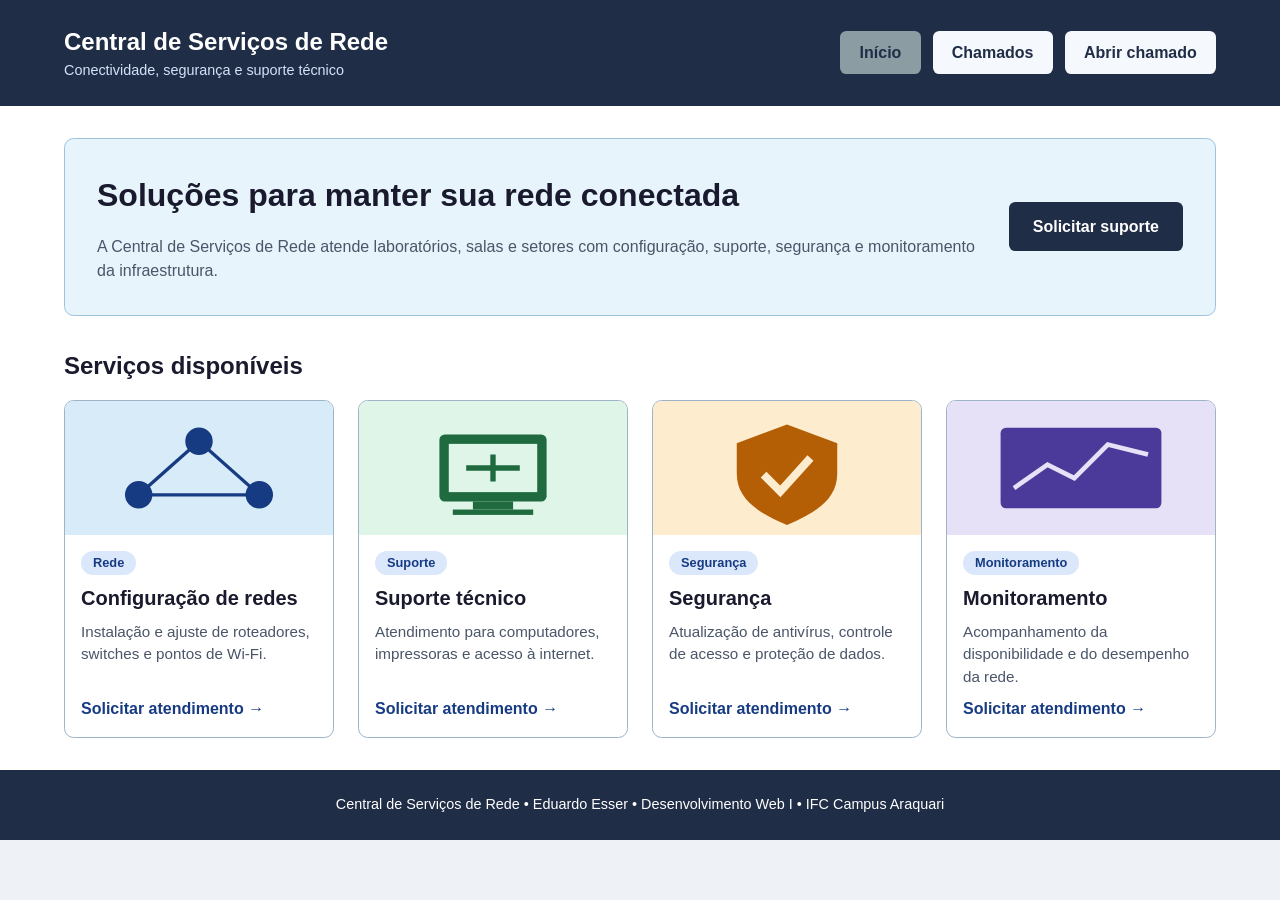
<file: index.html>
<!doctype html>
<html lang="pt-br">
  <head>
    <meta charset="UTF-8" />
    <meta name="viewport" content="width=device-width, initial-scale=1.0" />
    <title>Central de Serviços de Rede</title>
    <link rel="stylesheet" href="./assets/css/reset.css" />
    <link rel="stylesheet" href="./assets/css/global.css" />
    <link rel="stylesheet" href="./assets/css/index.css" />
  </head>
  <body>
    <header class="cabecalho">
      <div class="container">
        <div>
          <h1>Central de Serviços de Rede</h1>
          <p>Conectividade, segurança e suporte técnico</p>
        </div>
        <nav class="menu" aria-label="Navegação principal">
          <ul>
            <li>
              <a href="index.html" class="ativo" aria-current="page">Início</a>
            </li>
            <li><a href="chamados.html">Chamados</a></li>
            <li><a href="abrir-chamado.html">Abrir chamado</a></li>
          </ul>
        </nav>
      </div>
    </header>
    <main class="principal">
      <div class="container">
        <section class="apresentacao">
          <div class="apresentacao-texto">
            <h2>Soluções para manter sua rede conectada</h2>
            <p>
              A Central de Serviços de Rede atende laboratórios, salas e setores
              com configuração, suporte, segurança e monitoramento da
              infraestrutura.
            </p>
          </div>
          <a class="botao" href="abrir-chamado.html">Solicitar suporte</a>
        </section>

        <section>
          <h2>Serviços disponíveis</h2>
          <div class="cartoes">
            <article class="cartao">
              <img
                src="assets/img/redes.svg"
                alt="Diagrama de três pontos de rede interligados"
              />
              <div class="cartao-corpo">
                <p class="categoria">Rede</p>
                <h3>Configuração de redes</h3>
                <p>
                  Instalação e ajuste de roteadores, switches e pontos de Wi-Fi.
                </p>
                <a href="abrir-chamado.html">Solicitar atendimento &rarr;</a>
              </div>
            </article>
            <article class="cartao">
              <img
                src="assets/img/suporte.svg"
                alt="Computador com um símbolo de ferramenta na tela"
              />
              <div class="cartao-corpo">
                <p class="categoria">Suporte</p>
                <h3>Suporte técnico</h3>
                <p>
                  Atendimento para computadores, impressoras e acesso à
                  internet.
                </p>
                <a href="abrir-chamado.html">Solicitar atendimento &rarr;</a>
              </div>
            </article>
            <article class="cartao">
              <img
                src="assets/img/seguranca.svg"
                alt="Escudo com marca de verificação"
              />
              <div class="cartao-corpo">
                <p class="categoria">Segurança</p>
                <h3>Segurança</h3>
                <p>
                  Atualização de antivírus, controle de acesso e proteção de
                  dados.
                </p>
                <a href="abrir-chamado.html">Solicitar atendimento &rarr;</a>
              </div>
            </article>
            <article class="cartao">
              <img
                src="assets/img/monitoramento.svg"
                alt="Tela com gráfico de linha de desempenho"
              />
              <div class="cartao-corpo">
                <p class="categoria">Monitoramento</p>
                <h3>Monitoramento</h3>
                <p>
                  Acompanhamento da disponibilidade e do desempenho da rede.
                </p>
                <a href="abrir-chamado.html">Solicitar atendimento &rarr;</a>
              </div>
            </article>
          </div>
        </section>
      </div>
    </main>
    <footer class="rodape">
      <div class="container">
        <p>
          Central de Serviços de Rede &bull; Eduardo Esser &bull;
          Desenvolvimento Web I &bull; IFC Campus Araquari
        </p>
      </div>
    </footer>
  </body>
</html>
</file>
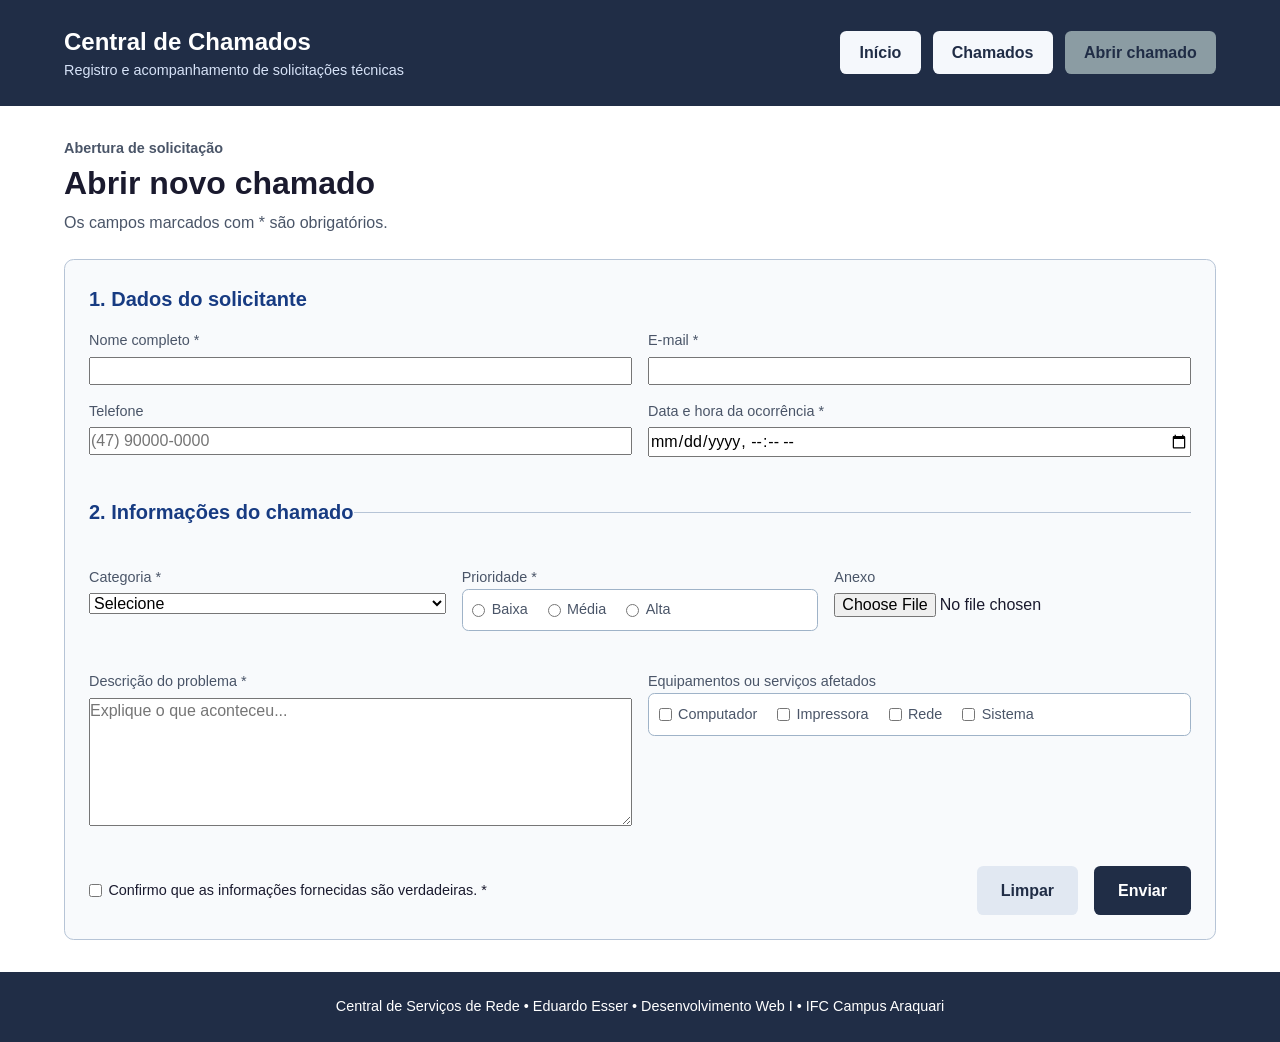
<file: abrir-chamado.html>
<!doctype html>
<html lang="pt-br">
  <head>
    <meta charset="UTF-8" />
    <meta name="viewport" content="width=device-width, initial-scale=1.0" />
    <title>Abrir chamado | Central de Serviços de Rede</title>
    <link rel="stylesheet" href="./assets/css/reset.css" />
    <link rel="stylesheet" href="./assets/css/global.css" />
    <link rel="stylesheet" href="./assets/css/abrir-chamado.css" />
  </head>
  <body>
    <header class="cabecalho">
      <div class="container">
        <div>
          <h1>Central de Chamados</h1>
          <p>Registro e acompanhamento de solicitações técnicas</p>
        </div>
        <nav class="menu" aria-label="Navegação principal">
          <ul>
            <li><a href="index.html">Início</a></li>
            <li><a href="chamados.html">Chamados</a></li>
            <li>
              <a href="abrir-chamado.html" class="ativo" aria-current="page"
                >Abrir chamado</a
              >
            </li>
          </ul>
        </nav>
      </div>
    </header>
    <main class="principal">
      <div class="container">
        <div class="formulario-topo">
          <p class="sub">Abertura de solicitação</p>
          <h2>Abrir novo chamado</h2>
          <p>Os campos marcados com * são obrigatórios.</p>
        </div>

        <form
          class="formulario"
          action="#"
          method="post"
          enctype="multipart/form-data"
        >
          <fieldset class="secao">
            <legend>1. Dados do solicitante</legend>
            <div class="linha">
              <div class="campo">
                <label for="nome">Nome completo *</label>
                <input
                  type="text"
                  id="nome"
                  name="nome"
                  autocomplete="name"
                  required
                  minlength="5"
                  maxlength="100"
                />
              </div>
              <div class="campo">
                <label for="email">E-mail *</label>
                <input
                  type="email"
                  id="email"
                  name="email"
                  autocomplete="email"
                  required
                  maxlength="100"
                />
              </div>
            </div>
            <div class="linha">
              <div class="campo">
                <label for="telefone">Telefone</label>
                <input
                  type="tel"
                  id="telefone"
                  name="telefone"
                  autocomplete="tel"
                  placeholder="(47) 90000-0000"
                  minlength="10"
                  maxlength="15"
                />
              </div>
              <div class="campo">
                <label for="data-hora">Data e hora da ocorrência *</label>
                <input
                  type="datetime-local"
                  id="data-hora"
                  name="data-hora"
                  required
                />
              </div>
            </div>
          </fieldset>

          <fieldset class="secao">
            <legend>2. Informações do chamado</legend>
            <div class="linha">
              <div class="campo">
                <label for="categoria">Categoria *</label>
                <select id="categoria" name="categoria" required>
                  <option value="">Selecione</option>
                  <option value="rede">Rede</option>
                  <option value="seguranca">Segurança</option>
                  <option value="equipamentos">Equipamentos</option>
                  <option value="sistemas">Sistemas</option>
                </select>
              </div>
              <fieldset class="campo">
                <legend>Prioridade *</legend>
                <div class="grupo">
                  <label class="opcao" for="prioridade-baixa"
                    ><input
                      type="radio"
                      id="prioridade-baixa"
                      name="prioridade"
                      value="baixa"
                      required
                    />
                    Baixa</label
                  >
                  <label class="opcao" for="prioridade-media"
                    ><input
                      type="radio"
                      id="prioridade-media"
                      name="prioridade"
                      value="media"
                    />
                    Média</label
                  >
                  <label class="opcao" for="prioridade-alta"
                    ><input
                      type="radio"
                      id="prioridade-alta"
                      name="prioridade"
                      value="alta"
                    />
                    Alta</label
                  >
                </div>
              </fieldset>
              <div class="campo">
                <label for="anexo">Anexo</label>
                <input
                  type="file"
                  id="anexo"
                  name="anexo"
                  accept=".png,.jpg,.jpeg,.pdf"
                />
              </div>
            </div>
            <div class="linha">
              <div class="campo">
                <label for="descricao">Descrição do problema *</label>
                <textarea
                  id="descricao"
                  name="descricao"
                  placeholder="Explique o que aconteceu..."
                  required
                  minlength="20"
                  maxlength="500"
                ></textarea>
              </div>
              <fieldset class="campo">
                <legend>Equipamentos ou serviços afetados</legend>
                <div class="grupo">
                  <label class="opcao" for="eq-computador"
                    ><input
                      type="checkbox"
                      id="eq-computador"
                      name="equipamentos"
                      value="computador"
                    />
                    Computador</label
                  >
                  <label class="opcao" for="eq-impressora"
                    ><input
                      type="checkbox"
                      id="eq-impressora"
                      name="equipamentos"
                      value="impressora"
                    />
                    Impressora</label
                  >
                  <label class="opcao" for="eq-rede"
                    ><input
                      type="checkbox"
                      id="eq-rede"
                      name="equipamentos"
                      value="rede"
                    />
                    Rede</label
                  >
                  <label class="opcao" for="eq-sistema"
                    ><input
                      type="checkbox"
                      id="eq-sistema"
                      name="equipamentos"
                      value="sistema"
                    />
                    Sistema</label
                  >
                </div>
              </fieldset>
            </div>
          </fieldset>

          <div class="rodape-form">
            <label class="opcao" for="confirmacao">
              <input
                type="checkbox"
                id="confirmacao"
                name="confirmacao"
                value="sim"
                required
              />
              Confirmo que as informações fornecidas são verdadeiras. *
            </label>
            <div class="botoes">
              <button class="botao botao-claro" type="reset">Limpar</button>
              <button class="botao" type="submit">Enviar</button>
            </div>
          </div>
        </form>
      </div>
    </main>
    <footer class="rodape">
      <div class="container">
        <p>
          Central de Serviços de Rede &bull; Eduardo Esser &bull;
          Desenvolvimento Web I &bull; IFC Campus Araquari
        </p>
      </div>
    </footer>
  </body>
</html>
</file>
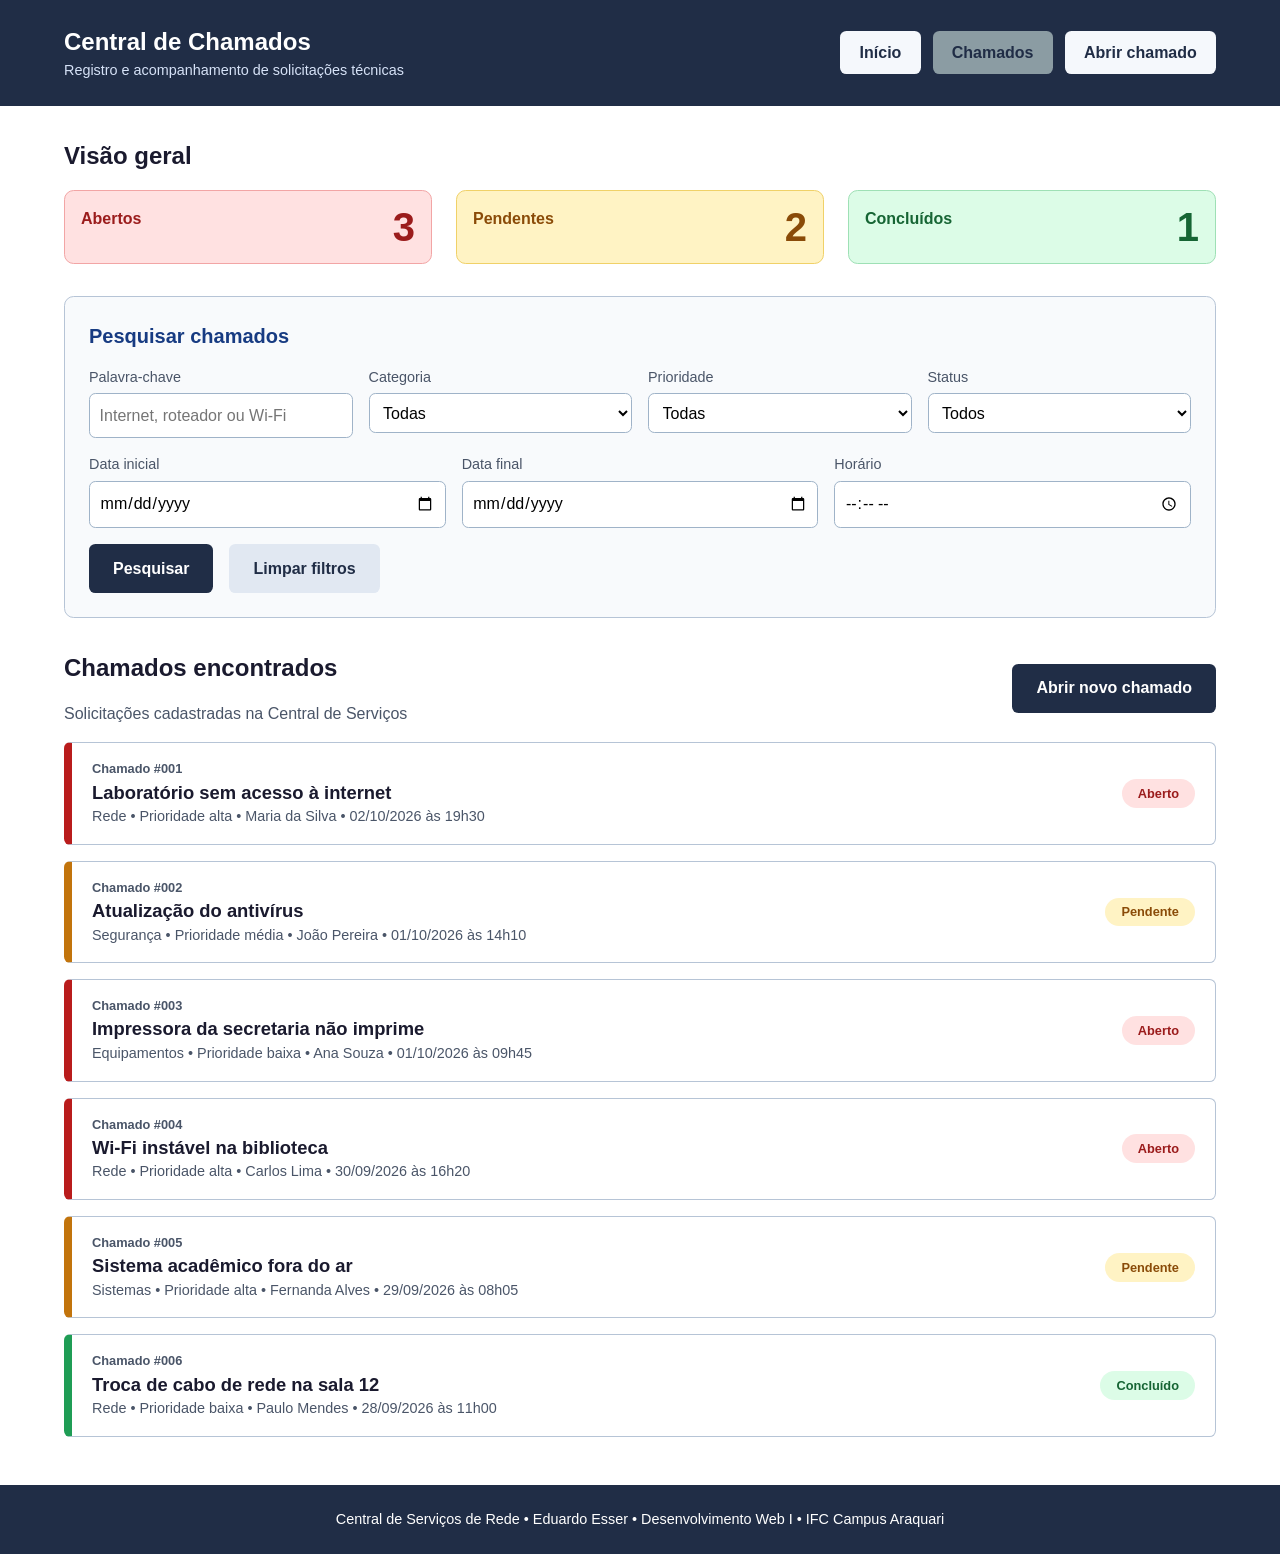
<file: chamados.html>
<!doctype html>
<html lang="pt-br">
  <head>
    <meta charset="UTF-8" />
    <meta name="viewport" content="width=device-width, initial-scale=1.0" />
    <title>Chamados | Central de Serviços de Rede</title>
    <link rel="stylesheet" href="./assets/css/reset.css" />
    <link rel="stylesheet" href="./assets/css/global.css" />
    <link rel="stylesheet" href="./assets/css/chamados.css" />
  </head>
  <body>
    <header class="cabecalho">
      <div class="container">
        <div>
          <h1>Central de Chamados</h1>
          <p>Registro e acompanhamento de solicitações técnicas</p>
        </div>
        <nav class="menu" aria-label="Navegação principal">
          <ul>
            <li><a href="index.html">Início</a></li>
            <li>
              <a href="chamados.html" class="ativo" aria-current="page"
                >Chamados</a
              >
            </li>
            <li><a href="abrir-chamado.html">Abrir chamado</a></li>
          </ul>
        </nav>
      </div>
    </header>
    <main class="principal">
      <div class="container">
        <section>
          <h2>Visão geral</h2>
          <div class="indicadores">
            <div class="indicador indicador-aberto">
              <span>Abertos</span><strong>3</strong>
            </div>
            <div class="indicador indicador-pendente">
              <span>Pendentes</span><strong>2</strong>
            </div>
            <div class="indicador indicador-concluido">
              <span>Concluídos</span><strong>1</strong>
            </div>
          </div>
        </section>

        <form class="pesquisa" action="chamados.html" method="get">
          <fieldset>
            <legend>Pesquisar chamados</legend>
            <div class="linha">
              <div class="campo">
                <label for="palavra-chave">Palavra-chave</label>
                <input
                  type="search"
                  id="palavra-chave"
                  name="palavra-chave"
                  placeholder="Internet, roteador ou Wi-Fi"
                  maxlength="60"
                />
              </div>
              <div class="campo">
                <label for="categoria">Categoria</label>
                <select id="categoria" name="categoria">
                  <option value="">Todas</option>
                  <option value="rede">Rede</option>
                  <option value="seguranca">Segurança</option>
                  <option value="equipamentos">Equipamentos</option>
                  <option value="sistemas">Sistemas</option>
                </select>
              </div>
              <div class="campo">
                <label for="prioridade">Prioridade</label>
                <select id="prioridade" name="prioridade">
                  <option value="">Todas</option>
                  <option value="baixa">Baixa</option>
                  <option value="media">Média</option>
                  <option value="alta">Alta</option>
                </select>
              </div>
              <div class="campo">
                <label for="status">Status</label>
                <select id="status" name="status">
                  <option value="">Todos</option>
                  <option value="aberto">Aberto</option>
                  <option value="pendente">Pendente</option>
                  <option value="concluido">Concluído</option>
                </select>
              </div>
            </div>
            <div class="linha">
              <div class="campo">
                <label for="data-inicial">Data inicial</label>
                <input type="date" id="data-inicial" name="data-inicial" />
              </div>
              <div class="campo">
                <label for="data-final">Data final</label>
                <input type="date" id="data-final" name="data-final" />
              </div>
              <div class="campo">
                <label for="horario">Horário</label>
                <input type="time" id="horario" name="horario" />
              </div>
            </div>
            <div class="acoes">
              <button class="botao" type="submit">Pesquisar</button>
              <button class="botao botao-claro" type="reset">
                Limpar filtros
              </button>
            </div>
          </fieldset>
        </form>

        <section>
          <div class="listagem-topo">
            <div>
              <h2>Chamados encontrados</h2>
              <p>Solicitações cadastradas na Central de Serviços</p>
            </div>
            <a class="botao" href="abrir-chamado.html">Abrir novo chamado</a>
          </div>
          <article class="chamado chamado-aberto">
            <div class="chamado-info">
              <p class="chamado-numero">Chamado #001</p>
              <h3>Laboratório sem acesso à internet</h3>
              <p class="chamado-detalhes">
                Rede &bull; Prioridade alta &bull; Maria da Silva &bull;
                <time datetime="2026-10-02T19:30">02/10/2026 às 19h30</time>
              </p>
            </div>
            <p class="status">Aberto</p>
          </article>
          <article class="chamado chamado-pendente">
            <div class="chamado-info">
              <p class="chamado-numero">Chamado #002</p>
              <h3>Atualização do antivírus</h3>
              <p class="chamado-detalhes">
                Segurança &bull; Prioridade média &bull; João Pereira &bull;
                <time datetime="2026-10-01T14:10">01/10/2026 às 14h10</time>
              </p>
            </div>
            <p class="status">Pendente</p>
          </article>
          <article class="chamado chamado-aberto">
            <div class="chamado-info">
              <p class="chamado-numero">Chamado #003</p>
              <h3>Impressora da secretaria não imprime</h3>
              <p class="chamado-detalhes">
                Equipamentos &bull; Prioridade baixa &bull; Ana Souza &bull;
                <time datetime="2026-10-01T09:45">01/10/2026 às 09h45</time>
              </p>
            </div>
            <p class="status">Aberto</p>
          </article>
          <article class="chamado chamado-aberto">
            <div class="chamado-info">
              <p class="chamado-numero">Chamado #004</p>
              <h3>Wi-Fi instável na biblioteca</h3>
              <p class="chamado-detalhes">
                Rede &bull; Prioridade alta &bull; Carlos Lima &bull;
                <time datetime="2026-09-30T16:20">30/09/2026 às 16h20</time>
              </p>
            </div>
            <p class="status">Aberto</p>
          </article>
          <article class="chamado chamado-pendente">
            <div class="chamado-info">
              <p class="chamado-numero">Chamado #005</p>
              <h3>Sistema acadêmico fora do ar</h3>
              <p class="chamado-detalhes">
                Sistemas &bull; Prioridade alta &bull; Fernanda Alves &bull;
                <time datetime="2026-09-29T08:05">29/09/2026 às 08h05</time>
              </p>
            </div>
            <p class="status">Pendente</p>
          </article>
          <article class="chamado chamado-concluido">
            <div class="chamado-info">
              <p class="chamado-numero">Chamado #006</p>
              <h3>Troca de cabo de rede na sala 12</h3>
              <p class="chamado-detalhes">
                Rede &bull; Prioridade baixa &bull; Paulo Mendes &bull;
                <time datetime="2026-09-28T11:00">28/09/2026 às 11h00</time>
              </p>
            </div>
            <p class="status">Concluído</p>
          </article>
        </section>
      </div>
    </main>
    <footer class="rodape">
      <div class="container">
        <p>
          Central de Serviços de Rede &bull; Eduardo Esser &bull;
          Desenvolvimento Web I &bull; IFC Campus Araquari
        </p>
      </div>
    </footer>
  </body>
</html>
</file>
<file: assets/css/global.css>
body {
  font-family: Arial, Helvetica, sans-serif;
  line-height: 1.5;
  color: #1a1a2e;
  background-color: #eef2f7;
}

.container {
  width: 90%;
  max-width: 75rem;
  margin: 0 auto;
}

/* Cabeçalho e menu */
.cabecalho {
  background-color: #202d46;
  color: #ffffff;
  padding: 1.5rem 0;
}
.cabecalho .container {
  display: flex;
  flex-wrap: wrap;
  align-items: center;
  justify-content: space-between;
  gap: 1rem;
}
.cabecalho h1 {
  font-size: 1.5rem;
}
.cabecalho p {
  font-size: 0.9rem;
  color: #d6e2f7;
}
.menu ul {
  display: flex;
  flex-wrap: wrap;
  gap: 0.75rem;
}
.menu a {
  display: block;
  padding: 0.6rem 1.2rem;
  border-radius: 0.4rem;
  background-color: #f5f8fc;
  color: #202d46;
  font-weight: bold;
}
.menu a:hover {
  background-color: #d6e2f7;
}
.menu a.ativo {
  background-color: #8b9ca3;
}
a:focus,
button:focus,
input:focus,
select:focus,
textarea:focus {
  outline: 3px solid #f2a900;
  outline-offset: 2px;
}

/* Conteúdo e rodapé */
.principal {
  background-color: #ffffff;
  padding: 2rem 0;
}
.principal h2 {
  margin-bottom: 1rem;
}
.rodape {
  background-color: #202d46;
  color: #ffffff;
  padding: 1.5rem 0;
  text-align: center;
  font-size: 0.9rem;
}

/* Botões */
.botao {
  display: inline-block;
  padding: 0.8rem 1.5rem;
  border: 0;
  border-radius: 0.4rem;
  background-color: #202d46;
  color: #ffffff;
  font-weight: bold;
  cursor: pointer;
  text-align: center;
}
.botao:hover {
  background-color: #202d46;
}
.botao-claro {
  background-color: #e1e8f2;
  color: #202d46;
}
.botao-claro:hover {
  background-color: #cdd8e8;
}
</file>
<file: assets/css/index.css>
.apresentacao {
  display: flex;
  flex-wrap: wrap;
  align-items: center;
  justify-content: space-between;
  gap: 1.5rem;
  padding: 2rem;
  margin-bottom: 2rem;
  background-color: #e8f4fc;
  border: 1px solid #9fc3dc;
  border-radius: 0.6rem;
}

.apresentacao-texto {
  flex: 1 1 20rem;
}
.apresentacao h2 {
  font-size: 2rem;
}
.apresentacao p {
  color: #4a5568;
}

.cartoes {
  display: flex;
  flex-wrap: wrap;
  gap: 1.5rem;
}
.cartao {
  flex: 1 1 14rem;
  display: flex;
  flex-direction: column;
  border: 1px solid #9fb3c8;
  border-radius: 0.6rem;
  overflow: hidden;
  background-color: #ffffff;
}
.cartao-corpo {
  display: flex;
  flex-direction: column;
  flex: 1;
  gap: 0.5rem;
  padding: 1rem;
}
.categoria {
  align-self: flex-start;
  padding: 0.15rem 0.75rem;
  border-radius: 1rem;
  background-color: #dbe8fb;
  color: #173b82;
  font-size: 0.8rem;
  font-weight: bold;
}
.cartao h3 {
  font-size: 1.25rem;
}
.cartao-corpo p:not(.categoria) {
  color: #4a5568;
  font-size: 0.95rem;
  flex: 1;
}
.cartao a {
  color: #173b82;
  font-weight: bold;
}
.cartao a:hover {
  text-decoration: underline;
}

@media (max-width: 48rem) {
  .apresentacao {
    flex-direction: column;
    align-items: flex-start;
  }
  .apresentacao h2 {
    font-size: 1.5rem;
  }
}
</file>
<file: assets/css/abrir-chamado.css>
.formulario-topo {
  margin-bottom: 1.5rem;
}

.formulario-topo .sub {
  color: #4a5568;
  font-weight: bold;
  font-size: 0.9rem;
}

.formulario-topo h2 {
  font-size: 2rem;
  margin-bottom: 0.25rem;
}

.formulario-topo p {
  color: #4a5568;
}

.formulario {
  padding: 1.5rem;
  border-radius: 0.6rem;
  background-color: #f8fafc;
  border: 1px solid #b6c4d6;
}

.formulario fieldset {
  border: 0;
  margin-bottom: 1.5rem;
}

.formulario legend {
  color: #173b82;
  font-size: 1.25rem;
  font-weight: bold;
  margin-bottom: 1rem;
}

.formulario .secao + .secao {
  border-top: 1px solid #b6c4d6;
  padding-top: 1.5rem;
}

.linha {
  display: flex;
  flex-wrap: wrap;
  gap: 1rem;
  margin-bottom: 1rem;
}

.campo {
  flex: 1 1 15rem;
  display: flex;
  flex-direction: column;
  gap: 0.3rem;
}

.campo label,
.campo legend {
  font-size: 0.9rem;
  font-weight: normal;
  color: #4a5568;
  margin-bottom: 0;
}

.campo fieldset {
  margin-bottom: 0;
}

.campo
  input[type="text"]
  .campo
  input[type="email"]
  .campo
  input[type="tel"]
  .campo
  input[type="datetime-local"]
  .campo
  input[type="file"]
  .campo
  select
  .campo
  textarea {
  padding: 0.6rem;
  border: 1px solid #9fb3c8;
  border-radius: 0.4rem;
  background-color: #ffffff;
}
.campo textarea {
  min-height: 8rem;
  resize: vertical;
}
.grupo {
  display: flex;
  flex-wrap: wrap;
  gap: 0.5rem 1.25rem;
  padding: 0.6rem;
  border: 1px solid #9fb3c8;
  border-radius: 0.4rem;
  background-color: #ffffff;
}
.opcao {
  display: flex;
  align-items: center;
  gap: 0.4rem;
  font-size: 0.9rem;
}
.rodape-form {
  display: flex;
  flex-wrap: wrap;
  align-items: center;
  justify-content: space-between;
  gap: 1rem;
}
.botoes {
  display: flex;
  flex-wrap: wrap;
  gap: 1rem;
}

@media (max-width: 48rem) {
  .formulario-topo h2 {
    font-size: 1.5rem;
  }
  .linha,
  .rodape-form,
  .botoes {
    flex-direction: column;
    align-items: stretch;
  }
  .campo {
    flex-basis: auto;
  }
}
</file>
<file: assets/css/chamados.css>
.indicadores {
  display: flex;
  flex-wrap: wrap;
  gap: 1.5rem;
  margin-bottom: 2rem;
}

.indicador {
  flex: 1 1 12rem;
  display: flex;
  justify-content: space-between;
  align-items: flex-start;
  padding: 1rem;
  border-radius: 0.6rem;
  border: 1px solid;
  font-weight: bold;
}

.indicador strong {
  font-size: 2.5rem;
  line-height: 1;
}
.indicador-aberto {
  background-color: #ffe1e1;
  border-color: #f2a5a5;
  color: #9b1c1c;
}
.indicador-pendente {
  background-color: #fff3c4;
  border-color: #f0d168;
  color: #8a4b08;
}
.indicador-concluido {
  background-color: #dcfce7;
  border-color: #9ee0b5;
  color: #166534;
}

/* Formulário de pesquisa */
.pesquisa {
  padding: 1.5rem;
  margin-bottom: 2rem;
  border-radius: 0.6rem;
  background-color: #f8fafc;
  border: 1px solid #b6c4d6;
}
.pesquisa fieldset {
  border: 0;
}
.pesquisa legend {
  color: #173b82;
  font-size: 1.25rem;
  font-weight: bold;
  margin-bottom: 1rem;
}
.linha {
  display: flex;
  flex-wrap: wrap;
  gap: 1rem;
  margin-bottom: 1rem;
}
.campo {
  flex: 1 1 11rem;
  display: flex;
  flex-direction: column;
  gap: 0.3rem;
}
.campo label {
  font-size: 0.9rem;
  color: #4a5568;
}
.campo input,
.campo select {
  padding: 0.6rem;
  border: 1px solid #9fb3c8;
  border-radius: 0.4rem;
  background-color: #ffffff;
}
.acoes {
  display: flex;
  flex-wrap: wrap;
  align-items: center;
  gap: 1rem;
}

/* Listagem */
.listagem-topo {
  display: flex;
  flex-wrap: wrap;
  align-items: center;
  justify-content: space-between;
  gap: 1rem;
  margin-bottom: 1rem;
}
.listagem-topo p {
  color: #4a5568;
}
.chamado {
  display: flex;
  flex-wrap: wrap;
  align-items: center;
  justify-content: space-between;
  gap: 1rem;
  padding: 1rem 1.25rem;
  margin-bottom: 1rem;
  border: 1px solid #b6c4d6;
  border-left-width: 0.5rem;
  border-radius: 0.4rem;
}
.chamado-info {
  flex: 1 1 18rem;
}
.chamado-numero {
  font-size: 0.8rem;
  font-weight: bold;
  color: #4a5568;
}
.chamado h3 {
  font-size: 1.15rem;
}
.chamado-detalhes {
  font-size: 0.9rem;
  color: #4a5568;
}
.status {
  padding: 0.3rem 1rem;
  border-radius: 1rem;
  font-size: 0.8rem;
  font-weight: bold;
}
.chamado-aberto {
  border-left-color: #b91c1c;
}
.chamado-aberto .status {
  background-color: #ffe1e1;
  color: #9b1c1c;
}
.chamado-pendente {
  border-left-color: #c2740c;
}
.chamado-pendente .status {
  background-color: #fff3c4;
  color: #8a4b08;
}
.chamado-concluido {
  border-left-color: #1f9d55;
}
.chamado-concluido .status {
  background-color: #dcfce7;
  color: #166534;
}

@media (max-width: 48rem) {
  .indicadores,
  .linha,
  .listagem-topo,
  .chamado {
    flex-direction: column;
    align-items: stretch;
  }
  .indicador,
  .campo,
  .chamado-info {
    flex-basis: auto;
  }
  .status {
    align-self: flex-start;
  }
}
</file>
